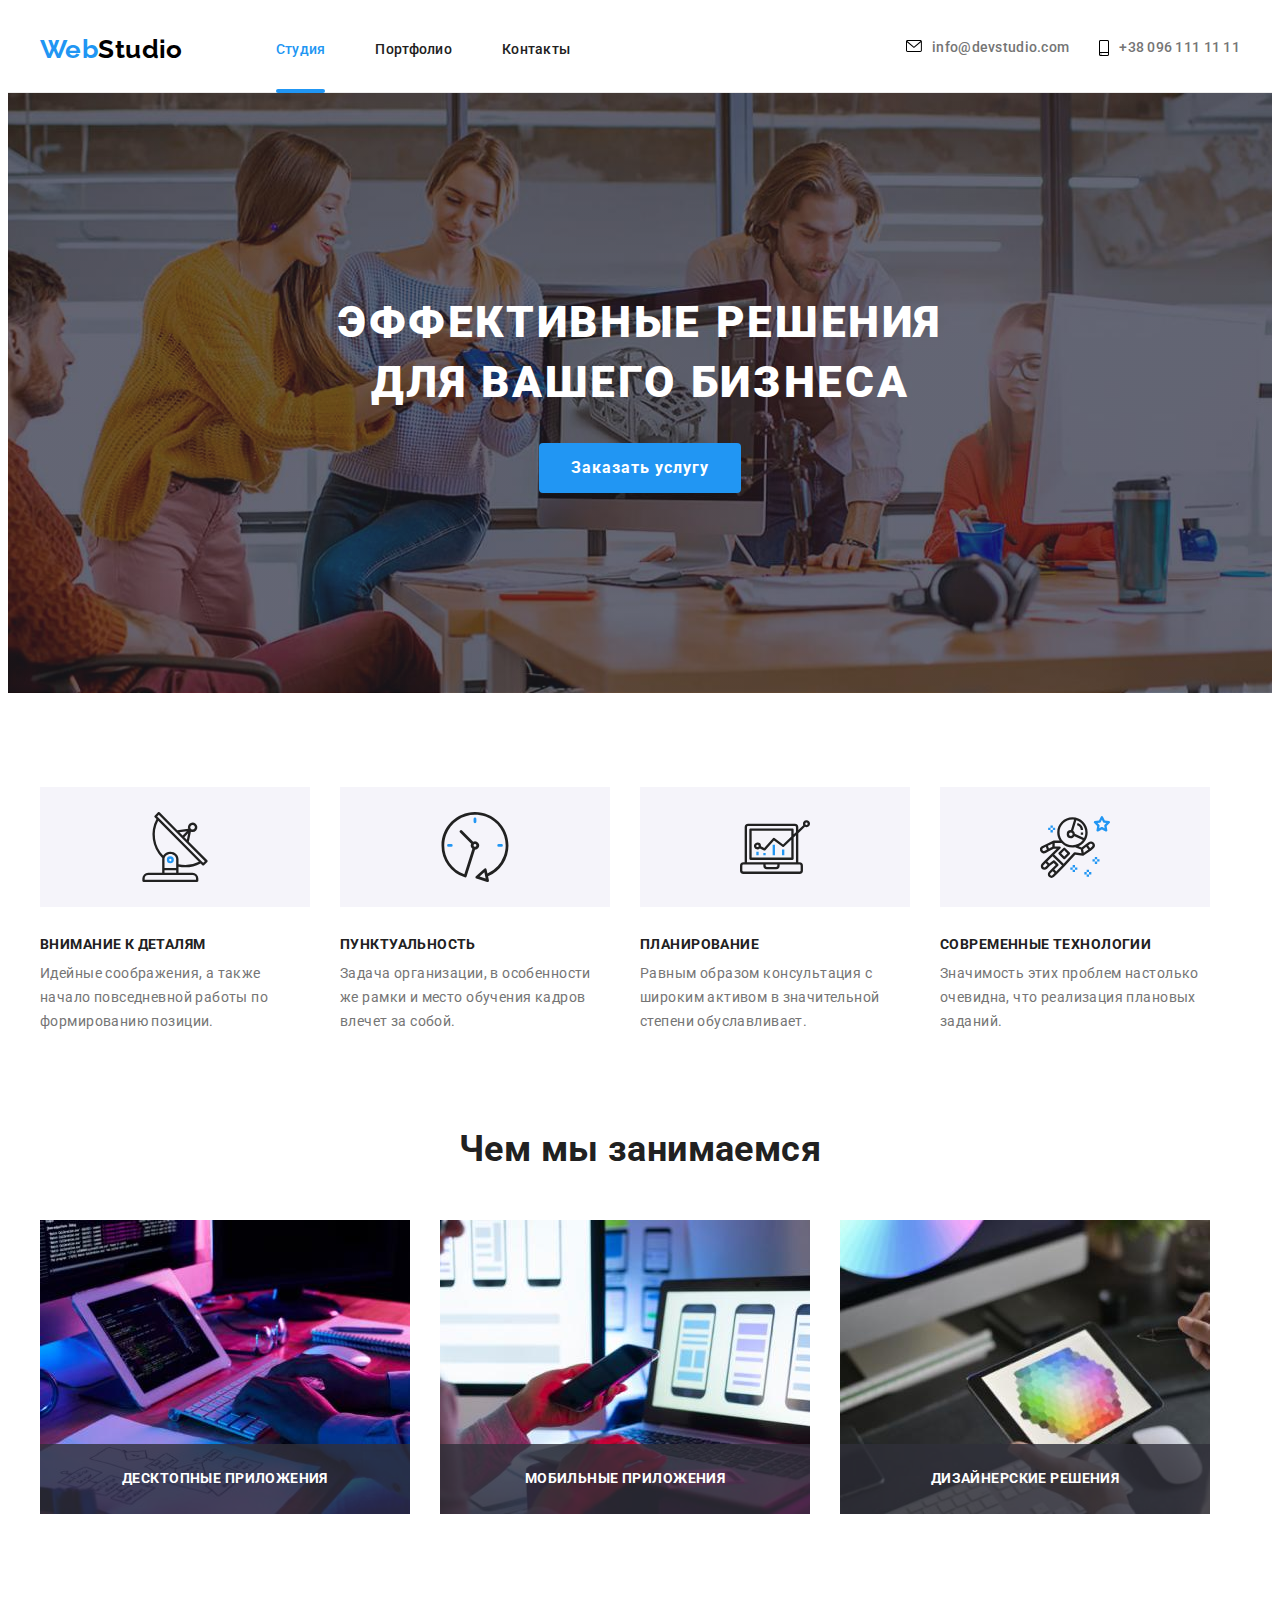
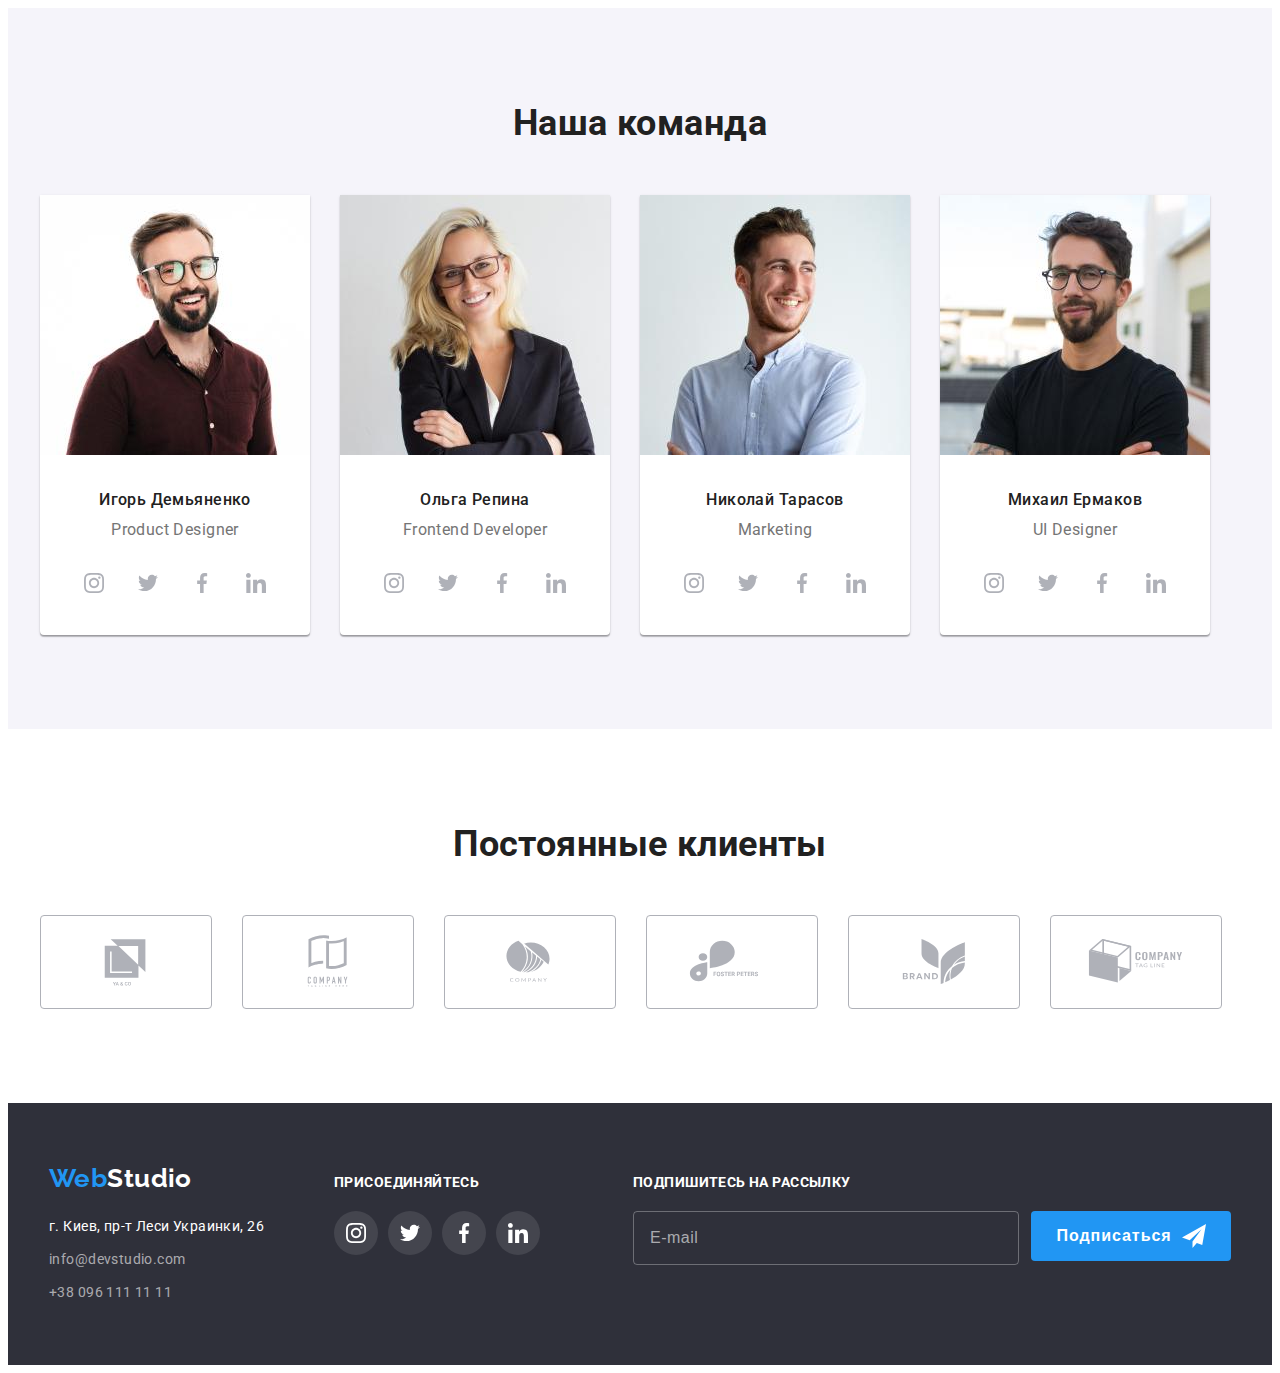
<file: index.html>
<!DOCTYPE html>
<html lang="ru">
<head>
    <meta charset="UTF-8">
    <meta http-equiv="X-UA-Compatible" content="IE=edge">
    <meta name="viewport" content="width=<device-width>, initial-scale=1.0">
    <title>WebStudio</title>
    <link rel="preconnect" href="https://fonts.googleapis.com">
    <link rel="preconnect" href="https://fonts.gstatic.com" crossorigin>
    <link href="https://fonts.googleapis.com/css2?family=Raleway:wght@700&family=Roboto:wght@400;500;700;900&display=swap"
        rel="stylesheet">
    <link rel="stylesheet" href="https://cdnjs.cloudflare.com/ajax/libs/modern-normalize/1.1.0/modern-normalize.min.css"
        integrity="sha512-wpPYUAdjBVSE4KJnH1VR1HeZfpl1ub8YT/NKx4PuQ5NmX2tKuGu6U/JRp5y+Y8XG2tV+wKQpNHVUX03MfMFn9Q=="
        crossorigin="anonymous" referrerpolicy="no-referrer" />
    <link rel="stylesheet" href="./css/main.min.css">
</head>
<body>
    <header class="header">
        <div class="container header-container">
            <nav class="navigation">
                <a href="./index.html" class="logo navigation__logo"><p lang="en"><span class="logo--blu">Web</span>Studio</p></a>
                <ul class="list-navigation list">
                    <li class="list-navigation__item">
                        <a href="./index.html" class="list-navigation__link link list-navigation__link--primary">Студия</a></li>
                    <li class="list-navigation__item">
                        <a href="./portfolio.html" class="list-navigation__link link">Портфолио</a></li>
                    <li class="list-navigation__item">
                        <a href=""  class="list-navigation__link link">Контакты</a></li>
                </ul>
            </nav>
            <ul class="contacts-list list header__list ">
                <li class="contacts-list__item">
                    <a href="mailto:info@devstudio.com" class="contacts-list__link link contacts-list__link--mail">
                        <svg class="contacts-list__icon-mail" width="16" height="12">
                            <use href="./images/symbol-defs.svg#icon-mail"></use>
                        </svg>
                        info@devstudio.com
                    </a>
                </li>
                <li class="contacts-list__item">
                    <a href="tel:+380961111111" class="contacts-list__link link contacts-list__link--tel">
                        <svg class="contacts-list__icon-tel" width="10" height="16">
                            <use href="./images/symbol-defs.svg#icon-telephone"></use>
                        </svg>
                        +38 096 111 11 11
                    </a>
                </li>
            </ul>
            <button type="button" class="mob-menu-btn">
                <svg class="mob-menu-btn__icon" width="40" height="40">
                    <use href="./images/symbol-defs.svg#icon-menu_mob"></use>
                </svg>
            </button>
        </div>
        <div class="mob-menu is-hidden">
            <div class="container mob-menu__container">
                <div class="mob-menu-top">
                <button type="button"class="mob-menu__close-btn">
                    <svg class="mob-menu__icon-close-btn" width="40" height="40">
                        <use href="./images/symbol-defs.svg#icon-mob-menu-close"></use>
                    </svg>
                </button>
            <ul class="mob-menu-list list">
                <li class="mob-menu-list__item">
                    <a href="./index.html" class="mob-menu-list__link link mob-menu-list__link--primary">Студия</a></li>
                <li class="mob-menu-list__item">
                    <a href="./portfolio.html" class="mob-menu-list__link link">Портфолио</a></li>
                <li class="mob-menu-list__item">
                    <a href=""  class="mob-menu-list__link link">Контакты</a></li>
            </ul>
        </div>
        <div class="mob-menu-bottom">
            <ul class="list mob-contacts-list ">
                <li class="mob-contacts-list__item">
                    <a href="tel:+380961111111" class="mob-contacts-list__link link mob-contacts-list__link--tel">
                        +38 096 111 11 11
                    </a>
                </li>
                <li class="mob-contacts-list__item">
                    <a href="mailto:info@devstudio.com" class="mob-contacts-list__link link mob-contacts-list__link--mail">
                        info@devstudio.com
                    </a>
                </li>
            </ul>
            <ul class="mob-menu-socials-list  mob-menu__socials">
                <li class="mob-menu-socials-list__item">
                    <a href="" class="mob-menu-socials-list__link">Instagram</a>
                </li>
                <li class="mob-menu-socials-list__item">
                    <a href="" class="mob-menu-socials-list__link">Twitter</a>
                </li>
                <li class="mob-menu-socials-list__item">
                    <a href="" class="mob-menu-socials-list__link">Facebook</a>
                </li>
                <li class="mob-menu-socials-list__item">
                    <a href="" class="mob-menu-socials-list__link">LinkedIn</a>
                </li>
            </ul>
        </div>
        </div>
        </div>
    </header>
    <main>
        <section class="hero-section">
            <div class="hero-container">
            <h1 class="hero-section__title">Эффективные решения для вашего бизнеса</h1>
            <button type="button" class="hero-section__button" data-modal-open>Заказать услугу</button>
            </div>
        </section>
        <section class="advantage-section">
            <div class="container">
            <h2 class="section-title" hidden>Преимущества</h2>
            <ul class="list list-advantage">
                <li class="list-advantage__item">
                    <h3 class="list-title list-title--list-advantage">Внимание к деталям</h3>
                    <p class="list-advantage__text">Идейные соображения, а также начало повседневной работы по формированию позиции.</p>
                </li>
                <li class="list-advantage__item">
                    <h3 class="list-title list-title--list-advantage">Пунктуальность</h3>
                    <p class="list-advantage__text">Задача организации, в особенности же рамки и место обучения кадров влечет за собой.</p>
                </li>
                <li class="list-advantage__item">
                    <h3 class="list-title list-title--list-advantage">Планирование</h3>
                    <p class="list-advantage__text">Равным образом консультация с широким активом в значительной степени обуславливает.</p>
                </li>
                <li class="list-advantage__item">
                    <h3 class="list-title list-title--list-advantage">Современные технологии</h3>
                    <p class="list-advantage__text">Значимость этих проблем настолько очевидна, что реализация плановых заданий.</p>
                </li>
            </ul>
            </div>
        </section>
        <section class="services-section">
            <div class="container">
            <h2 class="section-title">Чем мы занимаемся</h2>
            <ul class="list services-list">
                <li class="services-list__item">
                    <h3 class="list-title list-title--services-list">Десктопные приложения</h3>
                    <img class="services-list__img" src="./images/img-1.jpg" alt="Разработчик пишет код" width="370" height="294">
                </li>
                <li class="services-list__item">
                    <h3 class="list-title list-title--services-list">Мобильные приложения</h3>
                    <img class="services-list__img" src="./images/img-2.jpg" alt="Разработчик на ноутбуке прототипирует мобильное приложение" width="370" height="294">
                </li>
                <li class="services-list__item">
                    <h3 class="list-title list-title--services-list">Дизайнерские решения</h3>
                    <img class="services-list__img" src="./images/img-3.jpg" alt="Дизайнер на планшете подбирает цвет" width="370" height="294">
                </li>
            </ul>
            </div>
        </section>
        <section class="team-section">
            <div class="container">
            <h2 class="section-title">Наша команда</h2>
            <ul class="list list-team">
                <li class="list-team__item">
                    <picture>
                        <source
                        srcset="
                        ./images/team-img/team-img-1.jpg 1x,
                        ./images/team-img/team-img-1-2x.jpg 2x
                        "
                        media="(min-width: 1200px)"
                        >
                        <source
                        srcset="
                        ./images/team-img/team-img-tablet-1.jpg 1x,
                        ./images/team-img/team-img-tablet-1-2x.jpg 2x
                        "
                        media="(min-width: 768px)"
                        >
                        <source
                        srcset="
                        ./images/team-img/team-img-tel-1.jpg 1x,
                        ./images/team-img/team-img-tel-1-2x.jpg 2x
                        "
                        media="(min-width: 320px)"
                        >
                        <img src="./images/team-img/team-img-1.jpg" class="list-team__img" alt="Разработчик 1">
                    </picture>
                    <div class="list-team__content team-content">
                        <h3 class="list-team__title">Игорь Демьяненко</h3>
                        <p lang="en" class="list-team__paragraf">Product Designer</p>
                        <ul class="list-socials list list-team__socials">
                            <li class="list-socials__item">
                                <a href="" class="list-socials__link link">
                                    <svg class="list-socials__icon" width="20" height="20">
                                    <use href="./images/symbol-defs.svg#icon-instagram"></use>
                                    </svg>
                                </a>
                            </li>
                            <li class="list-socials__item">
                                <a href="" class="list-socials__link link">
                                    <svg class="list-socials__icon" width="20" height="20">
                                        <use href="./images/symbol-defs.svg#icon-twitter"></use>
                                    </svg>
                                </a>
                            </li>
                            <li class="list-socials__item">
                                <a href="" class="list-socials__link link">
                                    <svg class="list-socials__icon" width="20" height="20">
                                        <use href="./images/symbol-defs.svg#icon-facebook"></use>
                                    </svg>
                                </a>
                            </li>
                            <li class="list-socials__item">
                                <a href="" class="list-socials__link link">
                                    <svg class="list-socials__icon" width="20" height="20">
                                        <use href="./images/symbol-defs.svg#icon-linkedin"></use>
                                    </svg>
                                </a>
                            </li>
                        </ul>
                    </div>
                </li>
                <li class="list-team__item">
                    <picture>
                        <source
                        srcset="
                        ./images/team-img/team-img-2.jpg 1x,
                        ./images/team-img/team-img-2-2x.jpg 2x
                        "
                        media="(min-width: 1200px)"
                        >
                        <source
                        srcset="
                        ./images/team-img/team-img-tablet-2.jpg 1x,
                        ./images/team-img/team-img-tablet-2-2x.jpg 2x
                        "
                        media="(min-width: 768px)"
                        >
                        <source
                        srcset="
                        ./images/team-img/team-img-tel-2.jpg 1x,
                        ./images/team-img/team-img-tel-2-2x.jpg 2x
                        "
                        media="(min-width: 320px)"
                        >
                        <img src="./images/team-img/team-img-2.jpg" class="list-team__img" alt="Разработчик 2">
                    </picture>
                    <div class="list-team__content">
                    <h3 class="list-team__title">Ольга Репина</h3>
                    <p lang="en" class="list-team__paragraf">Frontend Developer</p>
                    <ul class="list-socials list list-team__socials">
                        <li class="list-socials__item">
                            <a href="" class="list-socials__link link">
                                <svg class="list-socials__icon" width="20" height="20">
                                    <use href="./images/symbol-defs.svg#icon-instagram"></use>
                                </svg>
                            </a>
                        </li>
                        <li class="list-socials__item">
                            <a href="" class="list-socials__link link">
                                <svg class="list-socials__icon" width="20" height="20">
                                    <use href="./images/symbol-defs.svg#icon-twitter"></use>
                                </svg>
                            </a>
                        </li>
                        <li class="list-socials__item">
                            <a href="" class="list-socials__link link">
                                <svg class="list-socials__icon" width="20" height="20">
                                    <use href="./images/symbol-defs.svg#icon-facebook"></use>
                                </svg>
                            </a>
                        </li>
                        <li class="list-socials__item">
                            <a href="" class="list-socials__link link">
                                <svg class="list-socials__icon" width="20" height="20">
                                    <use href="./images/symbol-defs.svg#icon-linkedin"></use>
                                </svg>
                            </a>
                        </li>
                    </ul>
                    </div>
                </li>
                <li class="list-team__item">
                    <picture>
                        <source
                        srcset="
                        ./images/team-img/team-img-3.jpg 1x,
                        ./images/team-img/team-img-3-2x.jpg 2x
                        "
                        media="(min-width: 1200px)"
                        >
                        <source
                        srcset="
                        ./images/team-img/team-img-tablet-3.jpg 1x,
                        ./images/team-img/team-img-tablet-3-2x.jpg 2x
                        "
                        media="(min-width: 768px)"
                        >
                        <source
                        srcset="
                        ./images/team-img/team-img-tel-3.jpg 1x,
                        ./images/team-img/team-img-tel-3-2x.jpg 2x
                        "
                        media="(min-width: 320px)"
                        >
                        <img src="./images/team-img/team-img-3.jpg" class="list-team__img" alt="Разработчик 3">
                    </picture>
                    <div class="list-team__content">
                    <h3 class="list-team__title">Николай Тарасов</h3>
                    <p lang="en" class="list-team__paragraf">Marketing</p>
                    <ul class="list-socials list list-team__socials">
                        <li class="list-socials__item">
                            <a href="" class="list-socials__link link">
                                <svg class="list-socials__icon" width="20" height="20">
                                    <use href="./images/symbol-defs.svg#icon-instagram"></use>
                                </svg>
                            </a>
                        </li>
                        <li class="list-socials__item">
                            <a href="" class="list-socials__link link">
                                <svg class="team-iconlist-socials__icon" width="20" height="20">
                                    <use href="./images/symbol-defs.svg#icon-twitter"></use>
                                </svg>
                            </a>
                        </li>
                        <li class="list-socials__item">
                            <a href="" class="list-socials__link link">
                                <svg class="list-socials__icon" width="20" height="20">
                                    <use href="./images/symbol-defs.svg#icon-facebook"></use>
                                </svg>
                            </a>
                        </li>
                        <li class="list-socials__item">
                            <a href="" class="list-socials__link link">
                                <svg class="list-socials__icon" width="20" height="20">
                                    <use href="./images/symbol-defs.svg#icon-linkedin"></use>
                                </svg>
                            </a>
                        </li>
                    </ul>
                    </div>
                </li>
                <li class="list-team__item">
                    <picture>
                        <source
                        srcset="
                        ./images/team-img/team-img-4.jpg 1x,
                        ./images/team-img/team-img-4-2x.jpg 2x
                        "
                        media="(min-width: 1200px)"
                        >
                        <source
                        srcset="
                        ./images/team-img/team-img-tablet-4.jpg 1x,
                        ./images/team-img/team-img-tablet-4-2x.jpg 2x
                        "
                        media="(min-width: 768px)"
                        >
                        <source
                        srcset="
                        ./images/team-img/team-img-tel-4.jpg 1x,
                        ./images/team-img/team-img-tel-4-2x.jpg 2x
                        "
                        media="(min-width: 320px)"
                        >
                        <img src="./images/team-img/team-img-4.jpg" class="list-team__img" alt="Разработчик 4">
                    </picture>
                    <div class="list-team__content">
                    <h3 class="list-team__title">Михаил Ермаков</h3>
                    <p lang="en" class="list-team__paragraf">UI Designer</p>
                    <ul class="list-socials list list-team__socials">
                        <li class="list-socials__item">
                            <a href="" class="list-socials__link link">
                                <svg class="list-socials__icon" width="20" height="20">
                                    <use href="./images/symbol-defs.svg#icon-instagram"></use>
                                </svg>
                            </a>
                        </li>
                        <li class="list-socials__item">
                            <a href="" class="list-socials__link link">
                                <svg class="list-socials__icon" width="20" height="20">
                                    <use href="./images/symbol-defs.svg#icon-twitter"></use>
                                </svg>
                            </a>
                        </li>
                        <li class="list-socials__item">
                            <a href="" class="list-socials__link link">
                                <svg class="list-socials__icon" width="20" height="20">
                                    <use href="./images/symbol-defs.svg#icon-facebook"></use>
                                </svg>
                            </a>
                        </li>
                        <li class="list-socials__item">
                            <a href="" class="list-socials__link link">
                                <svg class="list-socials__icon" width="20" height="20">
                                    <use href="./images/symbol-defs.svg#icon-linkedin"></use>
                                </svg>
                            </a>
                        </li>
                    </ul>
                    </div>
                </li>
            </ul>
            </div>
        </section>
        <section class="clients-section">
            <div class="container">
            <h2 class="section-title">Постоянные клиенты</h2>
            <ul class="list list-clients">
                <li class="list-clients__item">
                    <a href="" class="link list-clients__link">
                    <svg class="list-clients__icon" width="106" height="60">
                        <use href="./images/symbol-defs.svg#icon-client-1">
                        </use>
                    </svg>
                    </a>
                </li>
                <li class="list-clients__item">
                    <a href="" class="link list-clients__link">
                        <svg class="list-clients__icon" width="106" height="60">
                            <use href="./images/symbol-defs.svg#icon-client-2">
                            </use>
                        </svg>
                    </a>
                </li>
                <li class="list-clients__item">
                    <a href="" class="link list-clients__link">
                        <svg class="list-clients__icon" width="106" height="60">
                            <use href="./images/symbol-defs.svg#icon-client-3">
                            </use>
                        </svg>
                    </a>
                </li>
                <li class="list-clients__item">
                    <a href="" class="link list-clients__link">
                        <svg class="list-clients__icon" width="106" height="60">
                            <use href="./images/symbol-defs.svg#icon-client-4">
                            </use>
                        </svg>
                    </a>
                </li>
                <li class="list-clients__item">
                    <a href="" class="link list-clients__link">
                        <svg class="list-clients__icon" width="106" height="60">
                            <use href="./images/symbol-defs.svg#icon-client-5">
                            </use>
                        </svg>
                    </a>
                </li>
                <li class="list-clients__item">
                    <a href="" class="link list-clients__link">
                        <svg class="list-clients__icon" width="106" height="60">
                            <use href="./images/symbol-defs.svg#icon-client-6">
                            </use>
                        </svg>
                    </a>
                </li>
            </ul>
            </div>
        </section>
    </main>
    <footer class="footer">
        <div class="container footer-container">
        <div class="footer-container__address container-address">
        <a href="./index.html" class="logo footer-container__logo"><span class="logo--blu">Web</span>Studio</a>
        <address>
            <ul class="list footer-list">
                <li class="footer-list__item">
                    <a href="https://goo.gl/maps/zLNUuuCCSBXQonxw8"
                    target="_blank"
                    rel="noopener noreferrer" class="footer-list__link-map link"
                    >г. Киев, пр-т Леси Украинки, 26</a>
                </li>
                <li class="footer-list__item">
                    <a href="mailto:info@devstudio.com" class="footer-list__link-contact link">info@devstudio.com</a>
                </li>
                <li class="footer-list__item">
                    <a href="tel:+380961111111" class="footer-list__link-contact link">+38 096 111 11 11</a>
                </li>
            </ul>
        </address>
        </div>
        <div class="social-container footer__social-container">
            <p class="list-title footer__title">присоединяйтесь</p>
            <ul class="list list-socials">
                <li class="list-socials__item">
                    <a href="" class="link list-socials__link  list-socials__link--bg-gray">
                        <svg class="list-socials__icon list-socials__icon--white" width="20" height="20">
                            <use href="./images/symbol-defs.svg#icon-instagram">
                            </use>
                        </svg>
                    </a>
                </li>
                <li class="list-socials__item">
                    <a href="" class="link list-socials__link list-socials__link--bg-gray">
                        <svg class="list-socials__icon list-socials__icon--white" width="20" height="20">
                            <use href="./images/symbol-defs.svg#icon-twitter">
                            </use>
                        </svg>
                    </a>
                </li>
                <li class="list-socials__item">
                    <a href="" class="link list-socials__link  list-socials__link--bg-gray">
                        <svg class="list-socials__icon list-socials__icon--white" width="20" height="20">
                            <use href="./images/symbol-defs.svg#icon-facebook">
                            </use>
                        </svg>
                    </a>
                </li>
                <li class="list-socials__item">
                    <a href="" class="link list-socials__link list-socials__link--bg-gray">
                        <svg class="list-socials__icon list-socials__icon--white" width="20" height="20">
                            <use href="./images/symbol-defs.svg#icon-linkedin">
                            </use>
                        </svg>
                    </a>
                </li>
            </ul>
       </div>
        <div class="footer-form-container">
        <p class="list-title footer__title">Подпишитесь на рассылку</p>
        <form class="footer-form">
            <input type="email" name="footer-form-email" placeholder="E-mail" class="footer-form__input">
            <button type="submit" class="footer-form__btn">Подписаться
                <svg class="footer-form__icon" width="24" height="24">
                    <use href="./images/symbol-defs.svg#icon-icon-send"></use>
                </svg>
            </button>
        </form>
        </div>
        </div>
    </footer>
    <div class="backdrop is-hidden" data-modal>
        <div class="backdrop__container">
            <button type="button" class="backdrop__close-btn" data-modal-close>
                <svg class="backdrop__close-icon" width="11" height="11">
                    <use href="./images/symbol-defs.svg#icon-vector"></use>
                </svg>
            </button>
            <p class="modal-container__title">Оставьте свои данные, мы вам перезвоним</p>
            <form action="#" class="form">
                <div class="form__container name-container">
                <label for="name" class="form-label-text">Имя</label>
                <div class="form__container-input">
                <input type="text" name="user-name" id="name" class="form-input">
                <svg width="18" height="18" class="form-input__icon">
                    <use href="./images/symbol-defs.svg#icon-form-input-name"></use>
                </svg>
                </div>
                </div>
                <div class="form__container tel-container">
                <label for="tel" class="form-label-text">Телефон</label>
                <div class="form__container-input">
                <input type="tel" name="user-tel" id="tel" class="form-input">
                <svg width="18" height="18" class="form-input__icon">
                    <use href="./images/symbol-defs.svg#icon-form-input-tel"></use>
                </svg>
                </div>
                </div>
                <div class="form__container mail-container">
                <label for="email" class="form-label-text">Почта</label>
                <div class="form__container-input">
                <input type="email" name="user-email" id="email" class="form-input">
                <svg width="18" height="18" class="form-input__icon">
                    <use href="./images/symbol-defs.svg#icon-form-input-mail"></use>
                </svg>
                </div>
                </div>
                <div class="textarea">
                <label for="textarea" class="form-label-text">Комментарий</label>
                <textarea name="textarea" id="textarea" class="form-textarea" placeholder="Введите текст"></textarea>
                </div>
                <div class="check form__check">
                    <input type="checkbox" name="policy" id="policy" class="check__input visually-hidden" >
                    <label for="policy" class="check-label">
                        <span class="check-label__item">
                        <svg width="11" height="8" class="check-label__icon">
                            <use href="./images/symbol-defs.svg#icon-check"></use>
                        </svg>
                        </span>
                    Соглашаюсь с рассылкой и принимаю 
                    <a href="" class="check__link"> Условия договора
                    </a>
                    </label>
                </div>
                <button type="submit" class="form__button">Отправить</button>
            </form>
        </div>
    </div>
    <script src="./js/modal.js"></script>
    <script src="./js/menu.js"></script>
</body>
</html>
</file>
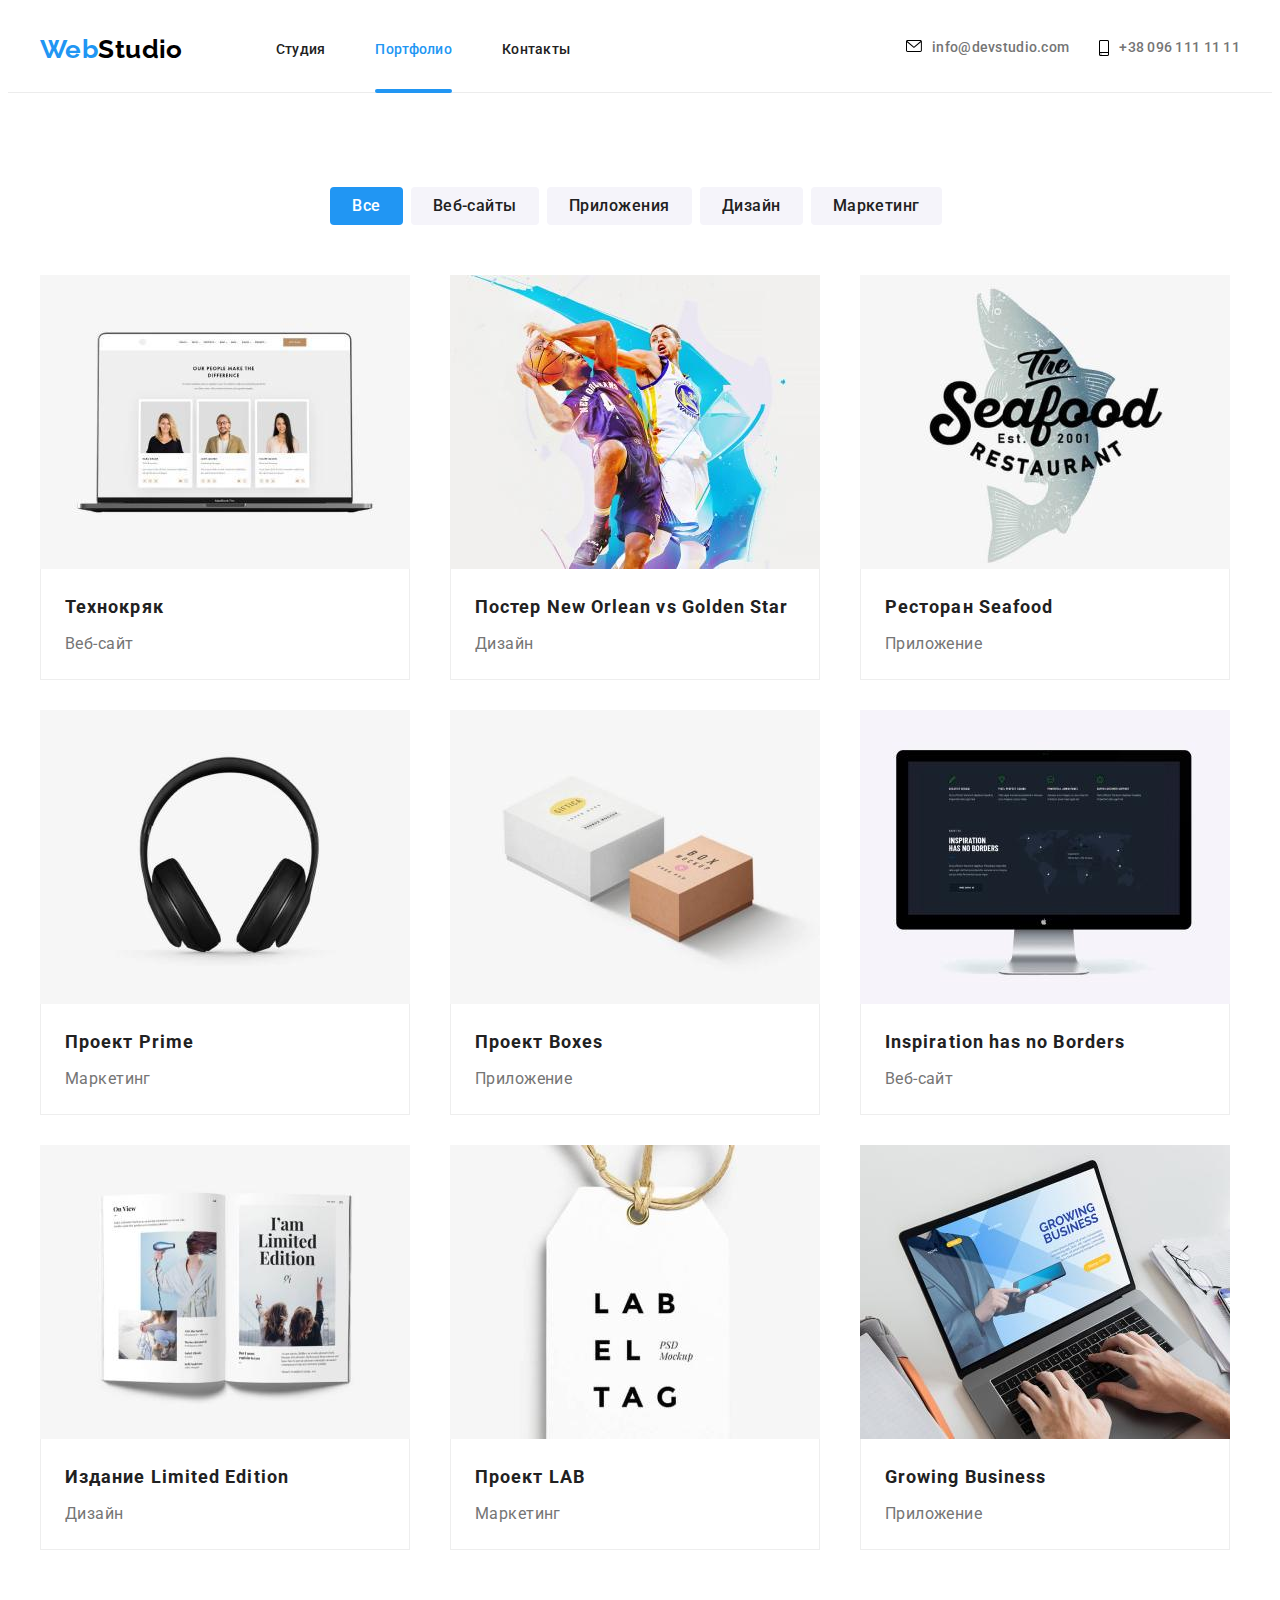
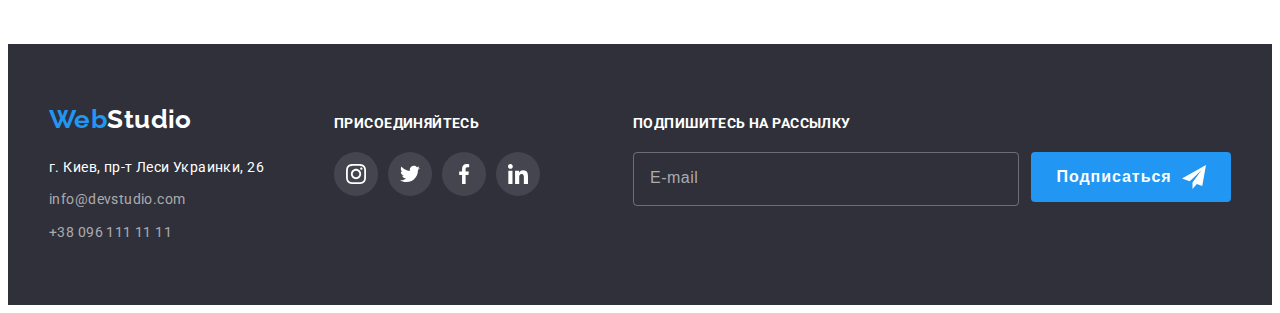
<file: portfolio.html>
<!DOCTYPE html>
<html lang="ru">

<head>
<meta charset="UTF-8">
<meta http-equiv="X-UA-Compatible" content="IE=edge">
<meta name="viewport" content="width=<device-width>, initial-scale=1.0">
<title>WebStudio</title>
<link rel="preconnect" href="https://fonts.googleapis.com">
<link rel="preconnect" href="https://fonts.gstatic.com" crossorigin>
<link href="https://fonts.googleapis.com/css2?family=Raleway:wght@700&family=Roboto:wght@400;500;700;900&display=swap"
    rel="stylesheet">
<link rel="stylesheet" href="https://cdnjs.cloudflare.com/ajax/libs/modern-normalize/1.1.0/modern-normalize.min.css"
    integrity="sha512-wpPYUAdjBVSE4KJnH1VR1HeZfpl1ub8YT/NKx4PuQ5NmX2tKuGu6U/JRp5y+Y8XG2tV+wKQpNHVUX03MfMFn9Q=="
    crossorigin="anonymous" referrerpolicy="no-referrer" />
<link rel="stylesheet" href="./css/main.min.css">
</head>

<body>
    <header class="header">
        <div class="container header-container">
            <nav class="navigation">
                <a href="./index.html" class="logo navigation__logo"><p lang="en"><span class="logo--blu">Web</span>Studio</p></a>
                <ul class="list-navigation list">
                    <li class="list-navigation__item">
                        <a href="./index.html" class="list-navigation__link link">Студия</a></li>
                    <li class="list-navigation__item">
                        <a href="./portfolio.html" class="list-navigation__link link list-navigation__link--primary">Портфолио</a></li>
                    <li class="list-navigation__item">
                        <a href=""  class="list-navigation__link link">Контакты</a></li>
                </ul>
            </nav>
            <ul class="contacts-list list header__list ">
                <li class="contacts-list__item">
                    <a href="mailto:info@devstudio.com" class="contacts-list__link link contacts-list__link--mail">
                        <svg class="contacts-list__icon-mail" width="16" height="12">
                            <use href="./images/symbol-defs.svg#icon-mail"></use>
                        </svg>
                        info@devstudio.com
                    </a>
                </li>
                <li class="contacts-list__item">
                    <a href="tel:+380961111111" class="contacts-list__link link contacts-list__link--tel">
                        <svg class="contacts-list__icon-tel" width="10" height="16">
                            <use href="./images/symbol-defs.svg#icon-telephone"></use>
                        </svg>
                        +38 096 111 11 11
                    </a>
                </li>
            </ul>
            <button type="button" class="mob-menu-btn">
                <svg class="mob-menu-btn__icon" width="40" height="40">
                    <use href="./images/symbol-defs.svg#icon-menu_mob"></use>
                </svg>
            </button>
        </div>
        <div class="mob-menu is-hidden">
            <div class="container mob-menu__container">
                <div class="mob-menu-top">
                <button type="button"class="mob-menu__close-btn">
                    <svg class="mob-menu__icon-close-btn" width="40" height="40">
                        <use href="./images/symbol-defs.svg#icon-mob-menu-close"></use>
                    </svg>
                </button>
            <ul class="mob-menu-list list">
                <li class="mob-menu-list__item">
                    <a href="./index.html" class="mob-menu-list__link link">Студия</a></li>
                <li class="mob-menu-list__item">
                    <a href="./portfolio.html" class="mob-menu-list__link link mob-menu-list__link--primary">Портфолио</a></li>
                <li class="mob-menu-list__item">
                    <a href=""  class="mob-menu-list__link link">Контакты</a></li>
            </ul>
        </div>
        <div class="mob-menu-bottom">
            <ul class="list mob-contacts-list ">
                <li class="mob-contacts-list__item">
                    <a href="tel:+380961111111" class="mob-contacts-list__link link mob-contacts-list__link--tel">
                        +38 096 111 11 11
                    </a>
                </li>
                <li class="mob-contacts-list__item">
                    <a href="mailto:info@devstudio.com" class="mob-contacts-list__link link mob-contacts-list__link--mail">
                        info@devstudio.com
                    </a>
                </li>
            </ul>
            <ul class="mob-menu-socials-list  mob-menu__socials">
                <li class="mob-menu-socials-list__item">
                    <a href="" class="mob-menu-socials-list__link">Instagram</a>
                </li>
                <li class="mob-menu-socials-list__item">
                    <a href="" class="mob-menu-socials-list__link">Twitter</a>
                </li>
                <li class="mob-menu-socials-list__item">
                    <a href="" class="mob-menu-socials-list__link">Facebook</a>
                </li>
                <li class="mob-menu-socials-list__item">
                    <a href="" class="mob-menu-socials-list__link">LinkedIn</a>
                </li>
            </ul>
        </div>
        </div>
        </div>
    </header>
    <main>
        <section class="portfolio-section">
        <div class="container">
            <h1 hidden>Портфолио</h1>
            <ul class="list button-list">
                <li class="button-list__item">
                    <button type="button" class=" button button--primary">Все</button>
                </li>
                <li class="button-list__item">
                    <button type="button" class="button">Веб-сайты</button>
                </li>
                <li class="button-list__item">
                    <button type="button" class="button">Приложения</button>
                </li>
                <li class="button-list__item">
                    <button type="button" class="button">Дизайн</button>
                </li>
                <li class="button-list__item">
                    <button type="button" class="button">Маркетинг</button>
                </li>
            </ul>
            <ul class="list card-list portfolio-section__card-list ">
                <li class="card-list__item">
                    <a href="" class="link card-link">
                    <div class="top-card card-list__container">
                        <picture>
                            <source
                            srcset="
                            ./images/portfolio-img/img-portfolio-1.jpg 1x,
                            ./images/portfolio-img/img-portfolio-1-2x.jpg 2x
                            "
                            media="(min-width: 1200px)"
                            >
                            <source
                            srcset="
                            ./images/portfolio-img/img-portfolio-tablet-1.jpg 1x,
                            ./images/portfolio-img/img-portfolio-tablet-1-2x.jpg 2x
                            "
                            media="(min-width: 768px)"
                            >
                            <source
                            srcset="
                            ./images/portfolio-img/img-portfolio-tel-1.jpg 1x,
                            ./images/portfolio-img/img-portfolio-tel-1-2x.jpg 2x
                            "
                            media="(min-width: 320px)"
                            >
                            <img src="./images/portfolio-img/img-portfolio-1.jpg" alt="Ноутбук с изображением команды">
                        </picture>
                    <p class="top-card__text">Технокряк это современная площадка распространения коронавируса. Компании используют эту платформу для цифрового шпионажа и атак на защищённые сервера конкурентов.</p>
                    </div>
                    <div class="card-text">
                    <h2 class="card-text__title">Технокряк</h2>
                    <p class="card-text__paragraf">Веб-сайт</p>
                    </div>
                    </a>
                </li>
                <li class="card-list__item">
                    <a href="" class="link card-link">
                    <div class="top-card card-list__container">
                        <picture>
                            <source
                            srcset="
                            ./images/portfolio-img/img-portfolio-2.jpg 1x,
                            ./images/portfolio-img/img-portfolio-2-2x.jpg 2x
                            "
                            media="(min-width: 1200px)"
                            >
                            <source
                            srcset="
                            ./images/portfolio-img/img-portfolio-tablet-2.jpg 1x,
                            ./images/portfolio-img/img-portfolio-tablet-2-2x.jpg 2x
                            "
                            media="(min-width: 768px)"
                            >
                            <source
                            srcset="
                            ./images/portfolio-img/img-portfolio-tel-2.jpg 1x,
                            ./images/portfolio-img/img-portfolio-tel-2-2x.jpg 2x
                            "
                            media="(min-width: 320px)"
                            >
                            <img src="./images/portfolio-img/img-portfolio-2.jpg" alt="Игра в баскетбол">
                        </picture>
                    <p class="top-card__text">Технокряк это современная площадка распространения коронавируса. Компании используют эту платформу для цифрового шпионажа и атак на защищённые сервера конкурентов.</p>
                    </div>
                    <div class="card-text">
                    <h2 class="card-text__title">Постер New Orlean vs Golden Star</h2>
                    <p class="card-text__paragraf">Дизайн</p>
                    </div>
                    </a>
                </li>
                <li class="card-list__item">
                    <a href="" class="link card-link">
                    <div class="top-card card-list__container">
                        <picture>
                            <source
                            srcset="
                            ./images/portfolio-img/img-portfolio-3.jpg 1x,
                            ./images/portfolio-img/img-portfolio-3-2x.jpg 2x
                            "
                            media="(min-width: 1200px)"
                            >
                            <source
                            srcset="
                            ./images/portfolio-img/img-portfolio-tablet-3.jpg 1x,
                            ./images/portfolio-img/img-portfolio-tablet-3-2x.jpg 2x
                            "
                            media="(min-width: 768px)"
                            >
                            <source
                            srcset="
                            ./images/portfolio-img/img-portfolio-tel-3.jpg 1x,
                            ./images/portfolio-img/img-portfolio-tel-3-2x.jpg 2x
                            "
                            media="(min-width: 320px)"
                            >
                            <img src="./images/portfolio-img/img-portfolio-3.jpg" alt="Лого ресторана на фоне рыбы">
                        </picture>
                    <p class="top-card__text">Технокряк это современная площадка распространения коронавируса. Компании используют эту платформу для цифрового шпионажа и атак на защищённые сервера конкурентов.</p>
                    </div>
                    <div class="card-text">
                    <h2 class="card-text__title">Ресторан Seafood</h2>
                    <p class="card-text__paragraf">Приложение</p>
                    </div>
                    </a>
                </li>
                <li class="card-list__item">
                    <a href="" class="link card-link">
                    <div class="top-card card-list__container">
                        <picture>
                            <source
                            srcset="
                            ./images/portfolio-img/img-portfolio-4.jpg 1x,
                            ./images/portfolio-img/img-portfolio-4-2x.jpg 2x
                            "
                            media="(min-width: 1200px)"
                            >
                            <source
                            srcset="
                            ./images/portfolio-img/img-portfolio-tablet-4.jpg 1x,
                            ./images/portfolio-img/img-portfolio-tablet-4-2x.jpg 2x
                            "
                            media="(min-width: 768px)"
                            >
                            <source
                            srcset="
                            ./images/portfolio-img/img-portfolio-tel-4.jpg 1x,
                            ./images/portfolio-img/img-portfolio-tel-4-2x.jpg 2x
                            "
                            media="(min-width: 320px)"
                            >
                            <img src="./images/portfolio-img/img-portfolio-4.jpg" alt="Черные наушники">
                        </picture>
                    <p class="top-card__text">Технокряк это современная площадка распространения коронавируса. Компании используют эту платформу для цифрового шпионажа и атак на защищённые сервера конкурентов.</p>
                    </div>
                    <div class="card-text">
                    <h2 class="card-text__title">Проект Prime</h2>
                    <p class="card-text__paragraf">Маркетинг</p>
                    </div>
                    </a>
                </li>
                <li class="card-list__item">
                    <a href="" class="link card-link">
                    <div class="top-card card-list__container">
                        <picture>
                            <source
                            srcset="
                            ./images/portfolio-img/img-portfolio-5.jpg 1x,
                            ./images/portfolio-img/img-portfolio-5-2x.jpg 2x
                            "
                            media="(min-width: 1200px)"
                            >
                            <source
                            srcset="
                            ./images/portfolio-img/img-portfolio-tablet-5.jpg 1x,
                            ./images/portfolio-img/img-portfolio-tablet-5-2x.jpg 2x
                            "
                            media="(min-width: 768px)"
                            >
                            <source
                            srcset="
                            ./images/portfolio-img/img-portfolio-tel-5.jpg 1x,
                            ./images/portfolio-img/img-portfolio-tel-5-2x.jpg 2x
                            "
                            media="(min-width: 320px)"
                            >
                            <img src="./images/portfolio-img/img-portfolio-5.jpg" alt="Белая коробка и бежевая">
                        </picture>
                    <p class="top-card__text">Технокряк это современная площадка распространения коронавируса. Компании используют эту платформу для цифрового шпионажа и атак на защищённые сервера конкурентов.</p>
                    </div>
                    <div class="card-text">
                    <h2 class="card-text__title">Проект Boxes</h2>
                    <p class="card-text__paragraf">Приложение</p>
                    </div>
                    </a>
                </li>
                <li class="card-list__item">
                    <a href="" class="link card-link">
                    <div class="top-card card-list__container">
                        <picture>
                            <source
                            srcset="
                            ./images/portfolio-img/img-portfolio-6.jpg 1x,
                            ./images/portfolio-img/img-portfolio-6-2x.jpg 2x
                            "
                            media="(min-width: 1200px)"
                            >
                            <source
                            srcset="
                            ./images/portfolio-img/img-portfolio-tablet-6.jpg 1x,
                            ./images/portfolio-img/img-portfolio-tablet-6-2x.jpg 2x
                            "
                            media="(min-width: 768px)"
                            >
                            <source
                            srcset="
                            ./images/portfolio-img/img-portfolio-tel-6.jpg 1x,
                            ./images/portfolio-img/img-portfolio-tel-6-2x.jpg 2x
                            "
                            media="(min-width: 320px)"
                            >
                            <img src="./images/portfolio-img/img-portfolio-6.jpg" alt="Монитор с изображением сайта">
                        </picture>
                    <p class="top-card__text">Технокряк это современная площадка распространения коронавируса. Компании используют эту платформу для цифрового шпионажа и атак на защищённые сервера конкурентов.</p>
                    </div>
                    <div class="card-text">
                    <h2 class="card-text__title">Inspiration has no Borders</h2>
                    <p class="card-text__paragraf">Веб-сайт</p>
                    </div>
                    </a>
                </li>
                <li class="card-list__item">
                    <a href="" class="link card-link">
                    <div class="top-card card-list__container">
                        <picture>
                            <source
                            srcset="
                            ./images/portfolio-img/img-portfolio-7.jpg 1x,
                            ./images/portfolio-img/img-portfolio-7-2x.jpg 2x
                            "
                            media="(min-width: 1200px)"
                            >
                            <source
                            srcset="
                            ./images/portfolio-img/img-portfolio-tablet-7.jpg 1x,
                            ./images/portfolio-img/img-portfolio-tablet-7-2x.jpg 2x
                            "
                            media="(min-width: 768px)"
                            >
                            <source
                            srcset="
                            ./images/portfolio-img/img-portfolio-tel-7.jpg 1x,
                            ./images/portfolio-img/img-portfolio-tel-7-2x.jpg 2x
                            "
                            media="(min-width: 320px)"
                            >
                            <img src="./images/portfolio-img/img-portfolio-7.jpg" alt="Разворот журнала">
                        </picture>
                    <p class="top-card__text">Технокряк это современная площадка распространения коронавируса. Компании используют эту платформу для цифрового шпионажа и атак на защищённые сервера конкурентов.</p>
                    </div>
                    <div class="card-text">
                    <h2 class="card-text__title">Издание Limited Edition</h2>
                    <p class="card-text__paragraf">Дизайн</p>
                    </div>
                    </a>
                </li>
                <li class="card-list__item">
                    <a href="" class="link card-link">
                    <div class="top-card card-list__container">
                        <picture>
                            <source
                            srcset="
                            ./images/portfolio-img/img-portfolio-8.jpg 1x,
                            ./images/portfolio-img/img-portfolio-8-2x.jpg 2x
                            "
                            media="(min-width: 1200px)"
                            >
                            <source
                            srcset="
                            ./images/portfolio-img/img-portfolio-tablet-8.jpg 1x,
                            ./images/portfolio-img/img-portfolio-tablet-8-2x.jpg 2x
                            "
                            media="(min-width: 768px)"
                            >
                            <source
                            srcset="
                            ./images/portfolio-img/img-portfolio-tel-8.jpg 1x,
                            ./images/portfolio-img/img-portfolio-tel-8-2x.jpg 2x
                            "
                            media="(min-width: 320px)"
                            >
                            <img src="./images/portfolio-img/img-portfolio-8.jpg" alt="Белая бирка на шнурке с надписью">
                        </picture>
                    <p class="top-card__text">Технокряк это современная площадка распространения коронавируса. Компании используют эту платформу для цифрового шпионажа и атак на защищённые сервера конкурентов.</p>
                    </div>
                    <div class="card-text">
                    <h2 class="card-text__title">Проект LAB</h2>
                    <p class="card-text__paragraf">Маркетинг</p>
                    </div>
                    </a>
                </li>
                <li class="card-list__item">
                    <a href="" class="link card-link">
                    <div class="top-card card-list__container">
                        <picture>
                            <source
                            srcset="
                            ./images/portfolio-img/img-portfolio-9.jpg 1x,
                            ./images/portfolio-img/img-portfolio-9-2x.jpg 2x
                            "
                            media="(min-width: 1200px)"
                            >
                            <source
                            srcset="
                            ./images/portfolio-img/img-portfolio-tablet-9.jpg 1x,
                            ./images/portfolio-img/img-portfolio-tablet-9-2x.jpg 2x
                            "
                            media="(min-width: 768px)"
                            >
                            <source
                            srcset="
                            ./images/portfolio-img/img-portfolio-tel-9.jpg 1x,
                            ./images/portfolio-img/img-portfolio-tel-9-2x.jpg 2x
                            "
                            media="(min-width: 320px)"
                            >
                            <img src="./images/portfolio-img/img-portfolio-9.jpg" alt="Разработчик на ноутбуке делает приложение">
                        </picture>
                    <p class="top-card__text">Технокряк это современная площадка распространения коронавируса. Компании используют эту платформу для цифрового шпионажа и атак на защищённые сервера конкурентов.</p>
                    </div>
                    <div class="card-text">
                    <h2 class="card-text__title">Growing Business</h2>
                    <p class="card-text__paragraf">Приложение</p>
                    </div>
                    </a>
                </li>
            </ul>
        </div>
        </section>
    </main>
    <footer class="footer">
        <div class="container footer-container">
        <div class="footer-container__address container-address">
        <a href="./index.html" class="logo footer-container__logo"><span class="logo--blu">Web</span>Studio</a>
        <address>
            <ul class="list footer-list">
                <li class="footer-list__item">
                    <a href="https://goo.gl/maps/zLNUuuCCSBXQonxw8"
                    target="_blank"
                    rel="noopener noreferrer" class="footer-list__link-map link"
                    >г. Киев, пр-т Леси Украинки, 26</a>
                </li>
                <li class="footer-list__item">
                    <a href="mailto:info@devstudio.com" class="footer-list__link-contact link">info@devstudio.com</a>
                </li>
                <li class="footer-list__item">
                    <a href="tel:+380961111111" class="footer-list__link-contact link">+38 096 111 11 11</a>
                </li>
            </ul>
        </address>
        </div>
        <div class="social-container footer__social-container">
            <p class="list-title footer__title">присоединяйтесь</p>
            <ul class="list list-socials">
                <li class="list-socials__item">
                    <a href="" class="link list-socials__link  list-socials__link--bg-gray">
                        <svg class="list-socials__icon list-socials__icon--white" width="20" height="20">
                            <use href="./images/symbol-defs.svg#icon-instagram">
                            </use>
                        </svg>
                    </a>
                </li>
                <li class="list-socials__item">
                    <a href="" class="link list-socials__link list-socials__link--bg-gray">
                        <svg class="list-socials__icon list-socials__icon--white" width="20" height="20">
                            <use href="./images/symbol-defs.svg#icon-twitter">
                            </use>
                        </svg>
                    </a>
                </li>
                <li class="list-socials__item">
                    <a href="" class="link list-socials__link  list-socials__link--bg-gray">
                        <svg class="list-socials__icon list-socials__icon--white" width="20" height="20">
                            <use href="./images/symbol-defs.svg#icon-facebook">
                            </use>
                        </svg>
                    </a>
                </li>
                <li class="list-socials__item">
                    <a href="" class="link list-socials__link list-socials__link--bg-gray">
                        <svg class="list-socials__icon list-socials__icon--white" width="20" height="20">
                            <use href="./images/symbol-defs.svg#icon-linkedin">
                            </use>
                        </svg>
                    </a>
                </li>
            </ul>
       </div>
        <div class="footer-form-container">
        <p class="list-title footer__title">Подпишитесь на рассылку</p>
        <form class="footer-form">
            <input type="email" name="footer-form-email" placeholder="E-mail" class="footer-form__input">
            <button type="submit" class="footer-form__btn">Подписаться
                <svg class="footer-form__icon" width="24" height="24">
                    <use href="./images/symbol-defs.svg#icon-icon-send"></use>
                </svg>
            </button>
        </form>
        </div>
        </div>
    </footer>
    <script src="./js/menu.js"></script>
</body>

</html>
</file>
<file: css/main.min.css>
:root{--active-blu: #2196f3;--main-black: #757575;--second-black: #212121;--main-white: #ffffff;--back-ground-black: #2f303a;--back-ground-grey: #f5f4fa}p,h1,h2,h3,h4,h5,h6{margin:0}ul{margin:0;padding:0}.list{list-style:none;margin:0;padding:0}.link{text-decoration:none}button{cursor:pointer}.container{padding-left:15px;padding-right:15px;margin-left:auto;margin-right:auto}@media screen and (min-width: 450px) and (max-width: 767px){.container{width:480px}}@media screen and (min-width: 768px) and (max-width: 1199px){.container{width:768px}}@media screen and (min-width: 1200px){.container{width:1200px}}body{font-family:"Roboto", sans-serif;font-weight:400;font-size:14px;line-height:1.71;letter-spacing:0.03em;background-color:var(--main-white);color:var(--main-black)}img{display:block;max-width:100%;max-height:auto}.link:hover,.link:focus{color:var(--active-blu)}.navigation{display:flex;align-items:center}header{border-bottom:1px solid #ececec}.header-container{display:flex;align-items:center}.list-navigation{display:none}@media screen and (min-width: 768px){.list-navigation{font-weight:500;line-height:1.14;letter-spacing:0.02em;display:flex;padding:32px 0}}.list-navigation__item:not(:last-child){margin-right:50px}.list-navigation__link{color:var(--second-black);position:relative;transition:color 250ms cubic-bezier(0.4, 0, 0.2, 1)}.contacts-list{display:none;font-weight:500;line-height:1.14;letter-spacing:0.02em;padding:32px 0}@media screen and (min-width: 768px) and (max-width: 1199px){.contacts-list{display:block;font-size:12px;line-height:1.17;margin-left:auto}}@media screen and (min-width: 1200px){.contacts-list{display:flex;font-size:14px;line-height:1.14;margin-left:auto}}@media screen and (min-width: 768px) and (max-width: 1199px){.contacts-list__item:not(:first-child){margin-top:10px}}.contacts-list__link{color:var(--main-black);display:inline-flex;transition:color 250ms cubic-bezier(0.4, 0, 0.2, 1)}@media screen and (min-width: 1200px){.contacts-list__link--tel{margin-left:30px}}@media screen and (min-width: 768px) and (max-width: 1199px){.contacts-list__icon-mail{margin-right:8px}}@media screen and (min-width: 1200px){.contacts-list__icon-mail{margin-right:10px}}.contacts-list__link--mail:hover .contacts-list__icon-mail,.contacts-list__link--mail:focus .contacts-list__icon-mail{fill:var(--active-blu);transition:fill 250ms cubic-bezier(0.4, 0, 0.2, 1)}@media screen and (min-width: 768px) and (max-width: 1199px){.contacts-list__icon-tel{margin-right:8px}}@media screen and (min-width: 1200px){.contacts-list__icon-tel{margin-right:10px}}.contacts-list__link--tel:hover .contacts-list__icon-tel,.contacts-list__link--tel:focus .contacts-list__icon-tel{fill:var(--active-blu);transition:fill 250ms cubic-bezier(0.4, 0, 0.2, 1)}.list-navigation__link--primary{color:var(--active-blu)}.list-navigation__link--primary::after{content:"";width:100%;height:4px;background-color:var(--active-blu);display:block;border-radius:2px;position:absolute;margin-top:31px}.hero-section{background-color:var(--back-ground-black);background-image:linear-gradient(rgba(47,48,58,0.4), rgba(47,48,58,0.4)),url(../images/hero-bg/img-bg-mobile-1x.jpg);background-repeat:no-repeat;background-position:center;background-size:cover}@media (min-device-pixel-ratio: 2), (min-resolution: 192dpi), (min-resolution: 2dppx){.hero-section{background-image:linear-gradient(rgba(47,48,58,0.4), rgba(47,48,58,0.4)),url(../images/hero-bg/img-bg-mobile-2x.jpg)}}@media screen and (min-width: 768px){.hero-section{background-image:linear-gradient(rgba(47,48,58,0.4), rgba(47,48,58,0.4)),url(../images/hero-bg/img-bg-tablet-1x.jpg)}}@media screen and (min-width: 768px) and (min-device-pixel-ratio: 2), screen and (min-width: 768px) and (min-resolution: 192dpi), screen and (min-width: 768px) and (min-resolution: 2dppx){.hero-section{background-image:linear-gradient(rgba(47,48,58,0.4), rgba(47,48,58,0.4)),url(../images/hero-bg/img-bg-tablet-2x.jpg)}}@media screen and (min-width: 1200px){.hero-section{background-image:linear-gradient(rgba(47,48,58,0.4), rgba(47,48,58,0.4)),url(../images/hero-bg/img-bg-1x.jpg)}}@media screen and (min-width: 1200px) and (min-device-pixel-ratio: 2), screen and (min-width: 1200px) and (min-resolution: 192dpi), screen and (min-width: 1200px) and (min-resolution: 2dppx){.hero-section{background-image:linear-gradient(rgba(47,48,58,0.4), rgba(47,48,58,0.4)),url(../images/hero-bg/img-bg-2x.jpg)}}.hero-container{padding-top:118px;padding-bottom:118px}@media screen and (min-width: 768px){.hero-container{padding-top:118px;padding-bottom:118px}}@media screen and (min-width: 1200px){.hero-container{padding-top:200px;padding-bottom:200px}}.hero-section__title{text-transform:uppercase;font-weight:900;font-size:26px;line-height:1.62;letter-spacing:0.06em;color:var(--main-white);text-align:center;max-width:360px;margin-right:auto;margin-left:auto}@media screen and (min-width: 1200px){.hero-section__title{font-size:44px;line-height:1.36;max-width:696px}}.advantage-section{padding:60px 0}@media screen and (min-width: 1200px){.advantage-section{padding:94px 0}}@media screen and (min-width: 768px) and (max-width: 1199px){.list-advantage{display:flex;flex-wrap:wrap;margin-top:-30px;margin-left:-30px}}@media screen and (min-width: 1200px){.list-advantage{display:flex}}.list-advantage__item{margin-bottom:30px}.list-advantage__item::before{content:"";height:120px;display:block;background-color:#f5f4fa;margin-bottom:30px;background-repeat:no-repeat;background-position:center}.list-advantage__item:nth-child(1)::before{background-image:url(../images/antenna.svg)}.list-advantage__item:nth-child(2)::before{background-image:url(../images/clock.svg)}.list-advantage__item:nth-child(3)::before{background-image:url(../images/diagram.svg)}.list-advantage__item:nth-child(4)::before{background-image:url(../images/astronaut.svg)}@media screen and (min-width: 450px) and (max-width: 767px){.list-advantage__item{width:450px}.list-advantage__item:last-child{margin-bottom:0}}@media screen and (min-width: 768px) and (max-width: 1199px){.list-advantage__item{margin-bottom:0;margin-top:30px;margin-left:30px;width:354px;flex-basis:calc(100% / 2 - 30px)}}@media screen and (min-width: 1200px){.list-advantage__item{width:270px;margin-bottom:0}.list-advantage__item:not(:last-child){margin-right:30px}}.list-title--list-advantage{color:var(--second-black);width:320px;margin-bottom:10px;text-align:center}@media screen and (min-width: 450px) and (max-width: 767px){.list-title--list-advantage{width:450px}}@media screen and (min-width: 768px) and (max-width: 1199px){.list-title--list-advantage{width:354px;text-align:left}}@media screen and (min-width: 1200px){.list-title--list-advantage{width:270px;text-align:left}}@media screen and (min-width: 0) and (max-width: 1199px){.services-section{display:none}}@media screen and (min-width: 1200px){.services-section{padding-bottom:94px}}@media screen and (min-width: 0) and (max-width: 1199px){.services-list{display:none}}@media screen and (min-width: 1200px){.services-list{display:flex}}@media screen and (min-width: 0) and (max-width: 1199px){.services-list__item{display:none}}@media screen and (min-width: 1200px){.services-list__item{position:relative}.services-list__item:not(:last-child){margin-right:30px}}@media screen and (min-width: 0) and (max-width: 1199px){.list-title--services-list{display:none}}@media screen and (min-width: 1200px){.list-title--services-list{text-align:center;color:var(--main-white);background-color:rgba(47,48,58,0.8);padding-top:27px;padding-bottom:27px;position:absolute;width:100%;bottom:0}}.team-section{background-color:var(--back-ground-grey);padding:60px 0}@media screen and (min-width: 1200px){.team-section{padding:94px 0}}@media screen and (min-width: 768px) and (max-width: 1199px){.list-team{display:flex;flex-wrap:wrap;margin-top:-30px;margin-left:-30px}}@media screen and (min-width: 1200px){.list-team{display:flex}}.list-team__item{background-color:var(--main-white);border-radius:0 0 4px 4px;box-shadow:0px 1px 3px rgba(0,0,0,0.12),0px 1px 1px rgba(0,0,0,0.14),0px 2px 1px rgba(0,0,0,0.2)}.list-team__item:not(:last-child){margin-bottom:30px}@media screen and (min-width: 768px) and (max-width: 1199px){.list-team__item{flex-basis:calc(100% / 2 - 30px);margin-top:30px;margin-left:30px}.list-team__item:not(:last-child){margin-bottom:0px}}@media screen and (min-width: 1200px){.list-team__item:not(:last-child){margin-bottom:0px;margin-right:30px}}.list-team__content{padding:30px 0 24px 0}@media screen and (min-width: 1200px){.list-team__content{padding:30px 0}}.list-team__title{font-weight:500;font-size:16px;line-height:1.9;color:var(--second-black);text-align:center}.list-team__paragraf{font-size:16px;line-height:1.9;text-align:center}.list-team__socials{margin-top:16px}.clients-section{padding:60px 0}@media screen and (min-width: 1200px){.clients-section{padding:94px 0}}.list-clients{display:flex;flex-wrap:wrap;margin-top:-30px;margin-left:-30px}.list-clients__link{display:flex;width:210px;height:92px;border:1px solid #afb1b8;border-radius:4px;align-items:center;justify-content:center;transition:border-color 250ms cubic-bezier(0.4, 0, 0.2, 1)}.list-clients__link:hover,.list-clients__link:focus{border:1px solid var(--active-blu)}@media screen and (min-width: 768px) and (max-width: 1199px){.list-clients__link{width:226px}}@media screen and (min-width: 1200px){.list-clients__link{width:170px}}.list-clients__item{margin-left:30px;margin-top:30px}@media screen and (min-width: 450px) and (max-width: 767px){.list-clients__item{flex-basis:calc(100% / 2 - 30px)}}@media screen and (min-width: 768px) and (max-width: 1199px){.list-clients__item{flex-basis:calc(100% / 3 - 60px)}}.list-clients__link:hover .list-clients__icon,.list-clients__link:focus .list-clients__icon{fill:var(--active-blu)}.list-clients__icon{fill:#afb1b8;transition:fill 250ms cubic-bezier(0.4, 0, 0.2, 1)}.footer{background-color:var(--back-ground-black);padding-top:60px;padding-bottom:60px;text-align:center}.footer-list__item{margin-top:20px}.footer-list__item:not(:first-child){margin-top:8px}@media screen and (min-width: 1200px){.footer-list__item{text-align:left}.footer-list__item:not(:first-child){margin-top:9px}}.footer-list__link-map{font-style:normal;color:var(--main-white);transition:color 250ms cubic-bezier(0.4, 0, 0.2, 1)}.footer-list__link-contact{font-style:normal;color:rgba(255,255,255,0.6);transition:color 250ms cubic-bezier(0.4, 0, 0.2, 1)}.footer-container{justify-content:center}@media screen and (min-width: 768px) and (max-width: 1199px){.footer-container{display:flex;flex-wrap:wrap}}@media screen and (min-width: 1200px){.footer-container{display:flex;align-items:baseline}}.footer-container__address{margin-bottom:60px}@media screen and (min-width: 1200px){.footer-container__address{margin-right:70px;text-align:left;margin-bottom:0}}.footer__social-container{margin-bottom:60px;display:inline-block}@media screen and (min-width: 1200px){.footer__social-container{margin-right:93px;margin-bottom:0}}.footer__title{color:var(--main-white);margin-bottom:20px}@media screen and (min-width: 1200px){.footer__title{text-align:left}}.list-socials__link--bg-gray{background-color:rgba(255,255,255,0.1);transition:background-color 250ms cubic-bezier(0.4, 0, 0.2, 1)}.list-socials__icon--white{fill:var(--main-white)}@media screen and (min-width: 768px) and (max-width: 1199px){.footer__social-container{margin-left:165px}}@media screen and (min-width: 1200px){.footer-form{display:flex}}.footer-form__input{margin-bottom:20px;width:450px;height:50px;border:1px solid rgba(255,255,255,0.3);border-radius:4px;background-color:transparent;padding-left:16px;padding-right:10px;color:rgba(255,255,255,0.6);outline:none}.footer-form__input::placeholder{font-weight:400;font-size:16px;line-height:1.25;letter-spacing:0.03em;color:rgba(255,255,255,0.6)}.footer-form__input:focus{border-color:var(--main-white)}@media screen and (min-width: 1200px){.footer-form__input{width:358px}}.portfolio-section{padding-top:60px;padding-bottom:60px}@media screen and (min-width: 1200px){.portfolio-section{padding-top:94px;padding-bottom:94px}}.button-list{display:flex;flex-wrap:wrap;padding-bottom:50px;margin-top:-15px}@media screen and (min-width: 768px) and (max-width: 1199px){.button-list{padding-bottom:30px;justify-content:center}}@media screen and (min-width: 1200px){.button-list{padding-bottom:50px;justify-content:center}}.button-list__item{margin-top:15px}.card-text__title{font-weight:700;font-size:18px;line-height:2;letter-spacing:0.06em;color:var(--second-black);margin-bottom:4px}.card-text__paragraf{font-size:16px;line-height:1.87;color:var(--main-black)}@media screen and (min-width: 768px){.portfolio-section__card-list{display:flex;flex-wrap:wrap;margin-left:-30px;margin-top:-30px}}.card-link{display:inline-block}@media screen and (min-width: 768px) and (max-width: 1199px){.card-link{display:flex;flex-direction:column;height:100%}}.card-link:hover,.card-link:focus{box-shadow:0px 1px 1px rgba(0,0,0,0.12),0px 4px 4px rgba(0,0,0,0.06),1px 4px 6px rgba(0,0,0,0.16);transition:box-shadow 250ms cubic-bezier(0.4, 0, 0.2, 1)}.card-link:hover .top-card__text,.card-link:focus .top-card__text{transform:translateY(0)}.card-list__item{margin-left:0px;width:450px}.card-list__item:not(:last-child){margin-bottom:30px}@media screen and (min-width: 768px) and (max-width: 1199px){.card-list__item{margin-left:30px;margin-top:30px;width:354px;flex-basis:calc(100% / 2 - 30px)}.card-list__item:not(:last-child){margin-bottom:0px}}@media screen and (min-width: 1200px){.card-list__item{margin-left:30px;margin-top:30px;width:370px;flex-basis:calc(100% / 3 - 30px)}.card-list__item:not(:last-child){margin-bottom:0px}}.card-text{padding:20px 24px;border:1px solid #eeeeee;border-top:0}@media screen and (min-width: 768px) and (max-width: 1199px){.card-text{flex-grow:1}}.card-list__container{position:relative;overflow:hidden}.top-card__text{font-weight:400;font-size:18px;line-height:1.56;letter-spacing:0.03em;color:var(--main-white);background-color:rgba(33,150,243,0.9);text-align:left;display:block;height:100%;top:0;left:0;padding:63px 24px;position:absolute;transform:translateY(100%);transition:transform 250ms cubic-bezier(0.4, 0, 0.2, 1)}.logo{text-decoration:none;color:#000000;font-family:"Raleway", sans-serif;font-weight:700;font-size:24px;line-height:1.17}@media screen and (min-width: 1200px){.logo{font-size:26px;line-height:1.19}}.logo--blu{color:var(--active-blu)}.navigation__logo{padding-bottom:25px;padding-top:24px}@media screen and (min-width: 768px) and (max-width: 1199px){.navigation__logo{margin-right:88px}}@media screen and (min-width: 1200px){.navigation__logo{margin-right:93px}}.footer-container__logo{color:var(--main-white)}.section-title{font-weight:700;font-size:36px;line-height:1.17;text-align:center;color:var(--second-black);margin-bottom:30px}@media screen and (min-width: 1200px){.section-title{margin-bottom:50px}}.hero-section__button{font-family:"Roboto", sans-serif;font-weight:700;font-size:16px;line-height:1.87;display:block;text-align:center;letter-spacing:0.06em;cursor:pointer;color:var(--main-white);background-color:var(--active-blu);margin:30px auto 0 auto;padding:10px 32px;border-radius:4px;border:0}.form__button{width:200px;height:50px;color:var(--main-white);font-weight:bold;font-size:16px;line-height:1.86;align-items:center;letter-spacing:0.06em;background-color:#2196f3;box-shadow:0px 4px 4px rgba(0,0,0,0.15);border-radius:4px;border:0;display:block;padding:0;transition:background-color 250ms cubic-bezier(0.4, 0, 0.2, 1);margin:0 auto}.form__button:hover,.form__button:focus{background-color:#188ce8}.button{font-family:"Roboto", sans-serif;font-style:normal;font-weight:500;font-size:16px;line-height:1.62;text-align:center;letter-spacing:0.03em;color:var(--second-black);background-color:var(--back-ground-grey);border:0;border-radius:4px;padding:6px 22px;margin-right:8px;transition:color 250ms cubic-bezier(0.4, 0, 0.2, 1),background-color 250ms cubic-bezier(0.4, 0, 0.2, 1),box-shadow 250ms cubic-bezier(0.4, 0, 0.2, 1)}.button:hover,.button:focus{background-color:var(--active-blu);color:var(--main-white);box-shadow:0px 3px 1px rgba(0,0,0,0.1),0px 1px 2px rgba(0,0,0,0.08),0px 2px 2px rgba(0,0,0,0.12)}.button--primary{color:var(--main-white);background-color:var(--active-blu)}.footer-form__btn{background-color:var(--active-blu);border:none;width:200px;height:50px;border-radius:4px;font-weight:700;font-size:16px;line-height:1.86;align-items:center;text-align:center;letter-spacing:0.06em;color:#ffffff;padding-top:10px;padding-bottom:10px;display:flex;justify-content:center;margin-left:auto;margin-right:auto}@media screen and (min-width: 1200px){.footer-form__btn{margin-left:12px}}.footer-form__icon{fill:var(--main-white);margin-left:10px}.mob-menu-btn{margin-left:auto;border:none;background-color:transparent;transition:background-color 250ms cubic-bezier(0.4, 0, 0.2, 1)}.mob-menu-btn .mob-menu-btn__icon:hover,.mob-menu-btn .mob-menu-btn__icon:focus{fill:var(--active-blu)}@media screen and (min-width: 768px){.mob-menu-btn{display:none}}.mob-menu__close-btn{padding:0;width:40px;height:40px;border:none;background-color:transparent;position:absolute;top:10px;right:15px;transition:fill 250ms cubic-bezier(0.4, 0, 0.2, 1);transition:fill 250ms cubic-bezier(0.4, 0, 0.2, 1)}.mob-menu__close-btn .mob-menu__icon-close-btn:hover,.mob-menu__close-btn .mob-menu__icon-close-btn:focus{fill:var(--active-blu)}@media screen and (min-width: 768px){.mob-menu__close-btn{display:none}}.backdrop{height:100vh;width:100vw;background-color:rgba(0,0,0,0.2);position:fixed;top:0;transition:opacity 250ms cubic-bezier(0.4, 0, 0.2, 1),visibility 250ms cubic-bezier(0.4, 0, 0.2, 1)}.backdrop.is-hidden .backdrop__container{transform:rotate(90deg);transition:transform 500ms cubic-bezier(0.4, 0, 0.2, 1)}.backdrop__container{width:450px;min-height:581px;background-color:#ffffff;box-shadow:0px 1px 3px rgba(0,0,0,0.12),0px 1px 1px rgba(0,0,0,0.14),0px 2px 1px rgba(0,0,0,0.2);border-radius:4px;position:absolute;top:50%;left:50%;transform:rotate(90deg);transform:translate(-50%, -50%);transition:transform 500ms cubic-bezier(0.4, 0, 0.2, 1);padding:40px}@media screen and (min-width: 1200px){.backdrop__container{width:528px}}.backdrop__close-btn{width:30px;height:30px;background-color:transparent;border:1px solid rgba(0,0,0,0.1);border-radius:50%;position:absolute;top:8px;right:8px;display:flex;align-items:center;justify-content:center}.backdrop__close-btn:focus .backdrop__close-icon{fill:var(--active-blu)}.backdrop__close-icon{fill:#000000;transition:fill 250ms cubic-bezier(0.4, 0, 0.2, 1)}.backdrop__close-icon:hover,.backdrop__close-icon:focus{fill:var(--active-blu)}.is-hidden{visibility:hidden;opacity:0;pointer-events:none}.modal-container__title{width:370px;font-weight:700;font-size:20px;line-height:1.5;text-align:center;letter-spacing:0.03em;color:#212121;margin-bottom:12px}@media screen and (min-width: 1200px){.modal-container__title{width:100%;line-height:1.15}}.form__container{height:58px;margin-bottom:10px}.form-input{width:370px;height:40px;border:1px solid rgba(33,33,33,0.2);border-radius:4px;color:var(--second-black);outline:none;display:block;padding-left:42px;padding-right:12px;transition:border-color 250ms cubic-bezier(0.4, 0, 0.2, 1)}.form-input:focus,.form-input:focus{border-color:var(--active-blu)}.form-input:focus+.form-input__icon{fill:var(--active-blu)}@media screen and (min-width: 1200px){.form-input{width:448px}}.form__container-input{position:relative}.form-input__icon{fill:var(--second-black);position:absolute;left:12px;top:50%;transform:translateY(-50%);transition:fill 250ms cubic-bezier(0.4, 0, 0.2, 1)}.form-label-text{font-weight:400;font-size:12px;line-height:1.17;letter-spacing:0.01em;color:#757575;padding-bottom:4px;display:block}.form-textarea{width:370px;height:120px;border:1px solid rgba(33,33,33,0.2);border-radius:4px;outline:none;padding:12px 16px;transition:border-color 250ms cubic-bezier(0.4, 0, 0.2, 1);resize:none;display:block}.form-textarea::placeholder{font-weight:400;font-size:12px;line-height:1.17;letter-spacing:0.01em;color:rgba(117,117,117,0.5)}@media screen and (min-width: 1200px){.form-textarea{width:448px}}.check-label{font-weight:normal;font-size:12px;line-height:1.17;letter-spacing:0.03em;color:var(--main-black);display:flex;align-items:center;justify-content:center}@media screen and (min-width: 1200px){.check-label{font-size:14px;line-height:1.71}}.form__check{margin-top:20px;margin-bottom:30px;display:block}.check__input{display:flex}.check-label__icon{fill:#ffffff}.check__link{color:var(--active-blu);text-decoration:underline;margin-left:4px}.check__input:checked+.check-label .check-label__item{background-color:var(--active-blu);border:none}.visually-hidden{display:none}.check-label__item{width:16px;height:15px;border:1px solid #212121;border-radius:2px;display:flex;align-items:center;justify-content:center;margin-right:7px}.list-title{font-weight:700;font-size:14px;line-height:1.14;letter-spacing:0.03em;text-transform:uppercase}.list-socials{display:flex;justify-content:center}.list-socials__item{width:44px;height:44px}.list-socials__item:not(:last-child){margin-right:10px}.list-socials__link{width:100%;height:100%;display:flex;border-radius:50%;fill:#afb1b8;justify-content:center;align-items:center;transition:fill 250ms cubic-bezier(0.4, 0, 0.2, 1),background-color 250ms cubic-bezier(0.4, 0, 0.2, 1)}.list-socials__link:hover,.list-socials__link:focus{fill:#ffffff;background-color:var(--active-blu)}.mob-menu{position:fixed;background-color:var(--main-white);top:0;width:100%;height:100%;z-index:5;padding-bottom:48px;padding-top:48px}@media screen and (min-width: 768px){.mob-menu{display:none}}.mob-menu__container{height:100%;display:flex;flex-direction:column;justify-content:space-between}.mob-menu-list{font-weight:500;font-size:40px;line-height:1.18;letter-spacing:0.02em}.mob-menu-list__item:not(:last-child){margin-bottom:32px}.mob-menu-list__link{color:var(--second-black)}.mob-menu-list__link--primary{color:var(--active-blu)}.mob-contacts-list__item:first-child{padding-top:32px}.mob-contacts-list__item:not(:last-child){margin-bottom:32px}.mob-contacts-list__link--tel{font-weight:500;font-size:34px;line-height:1.18;letter-spacing:0.02em;color:var(--active-blu)}.mob-contacts-list__link--mail{font-weight:500;font-size:24px;line-height:1.17;letter-spacing:0.02em;color:var(--main-black)}.mob-menu__socials{margin-top:64px}.mob-menu-socials-list{list-style:none;display:flex}.mob-menu-socials-list__item:not(:last-child){padding-right:10px;border-right:1px solid rgba(33,33,33,0.2)}.mob-menu-socials-list__item:not(:first-child){padding-left:10px}.mob-menu-socials-list__link{text-decoration:none;font-weight:500;font-size:18px;line-height:1.22px;letter-spacing:0.02em;color:var(--active-blu)}
/*# sourceMappingURL=main.min.css.map */
</file>
